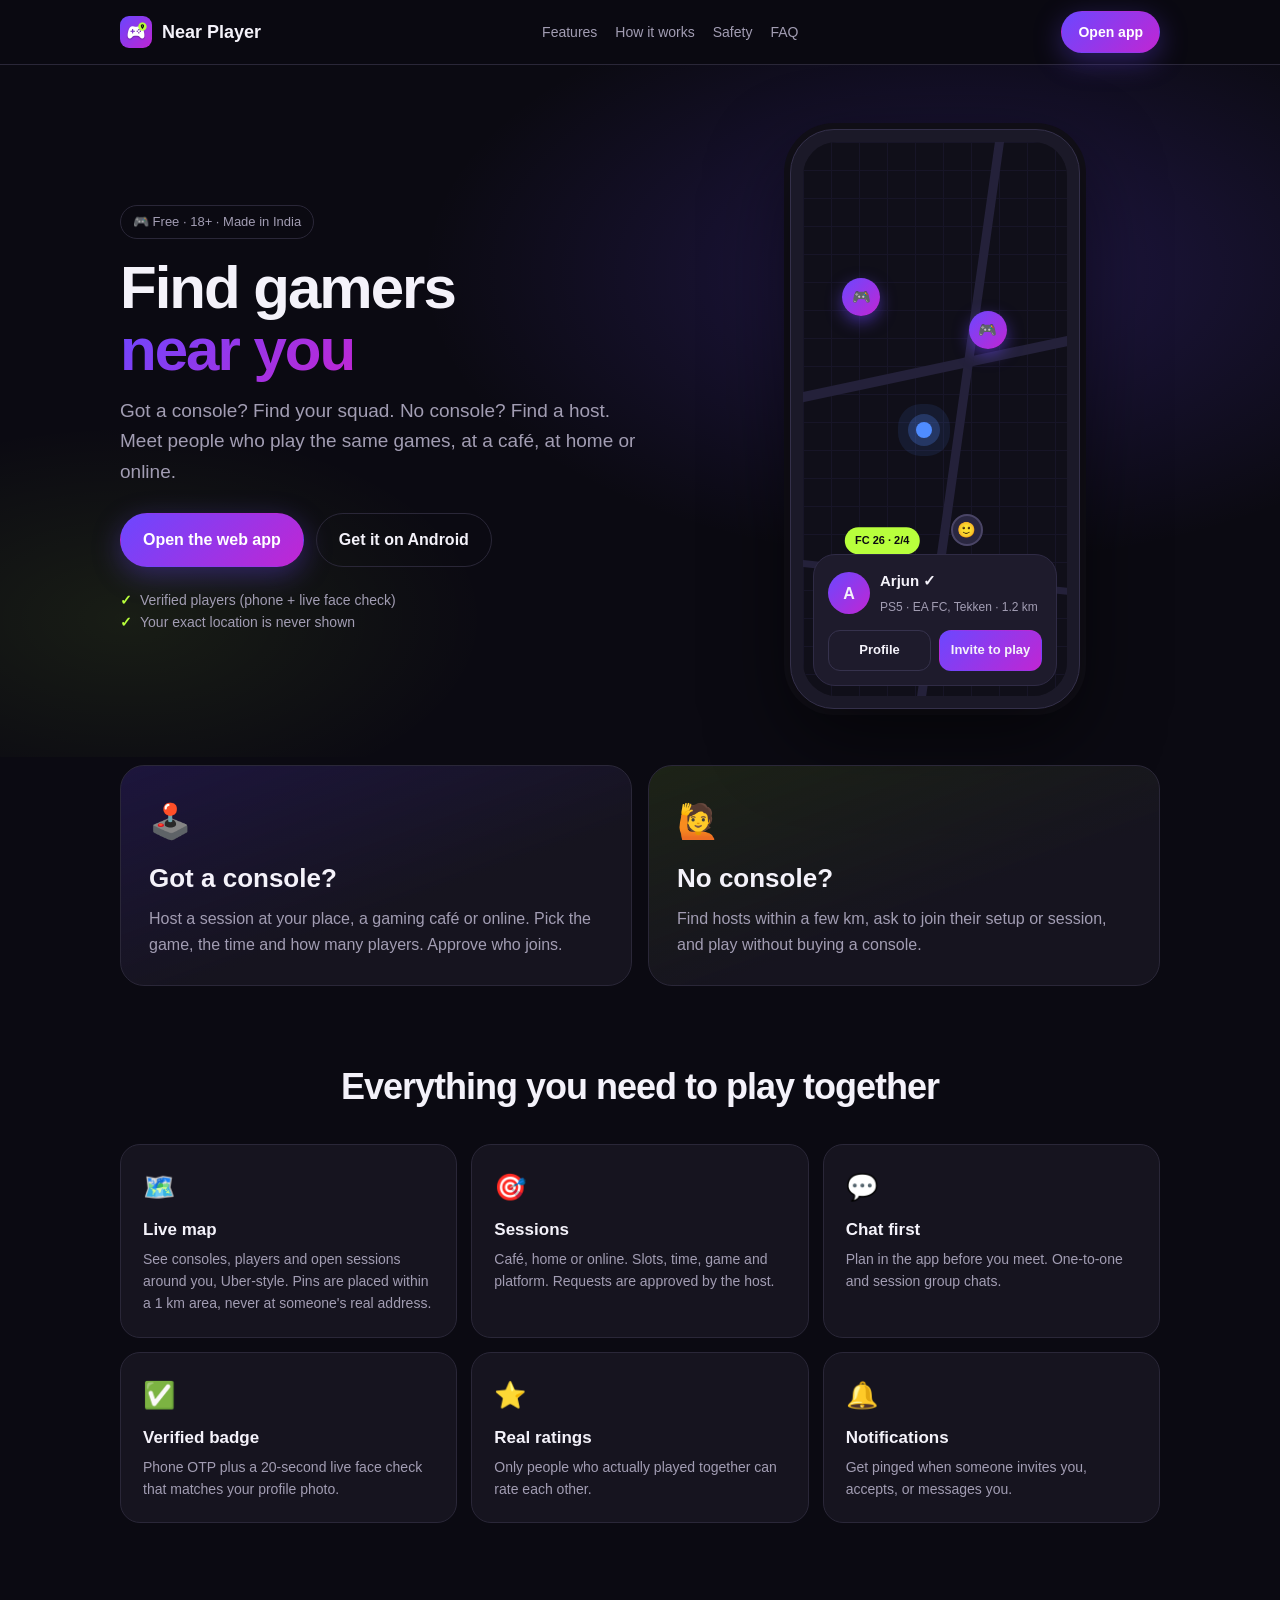
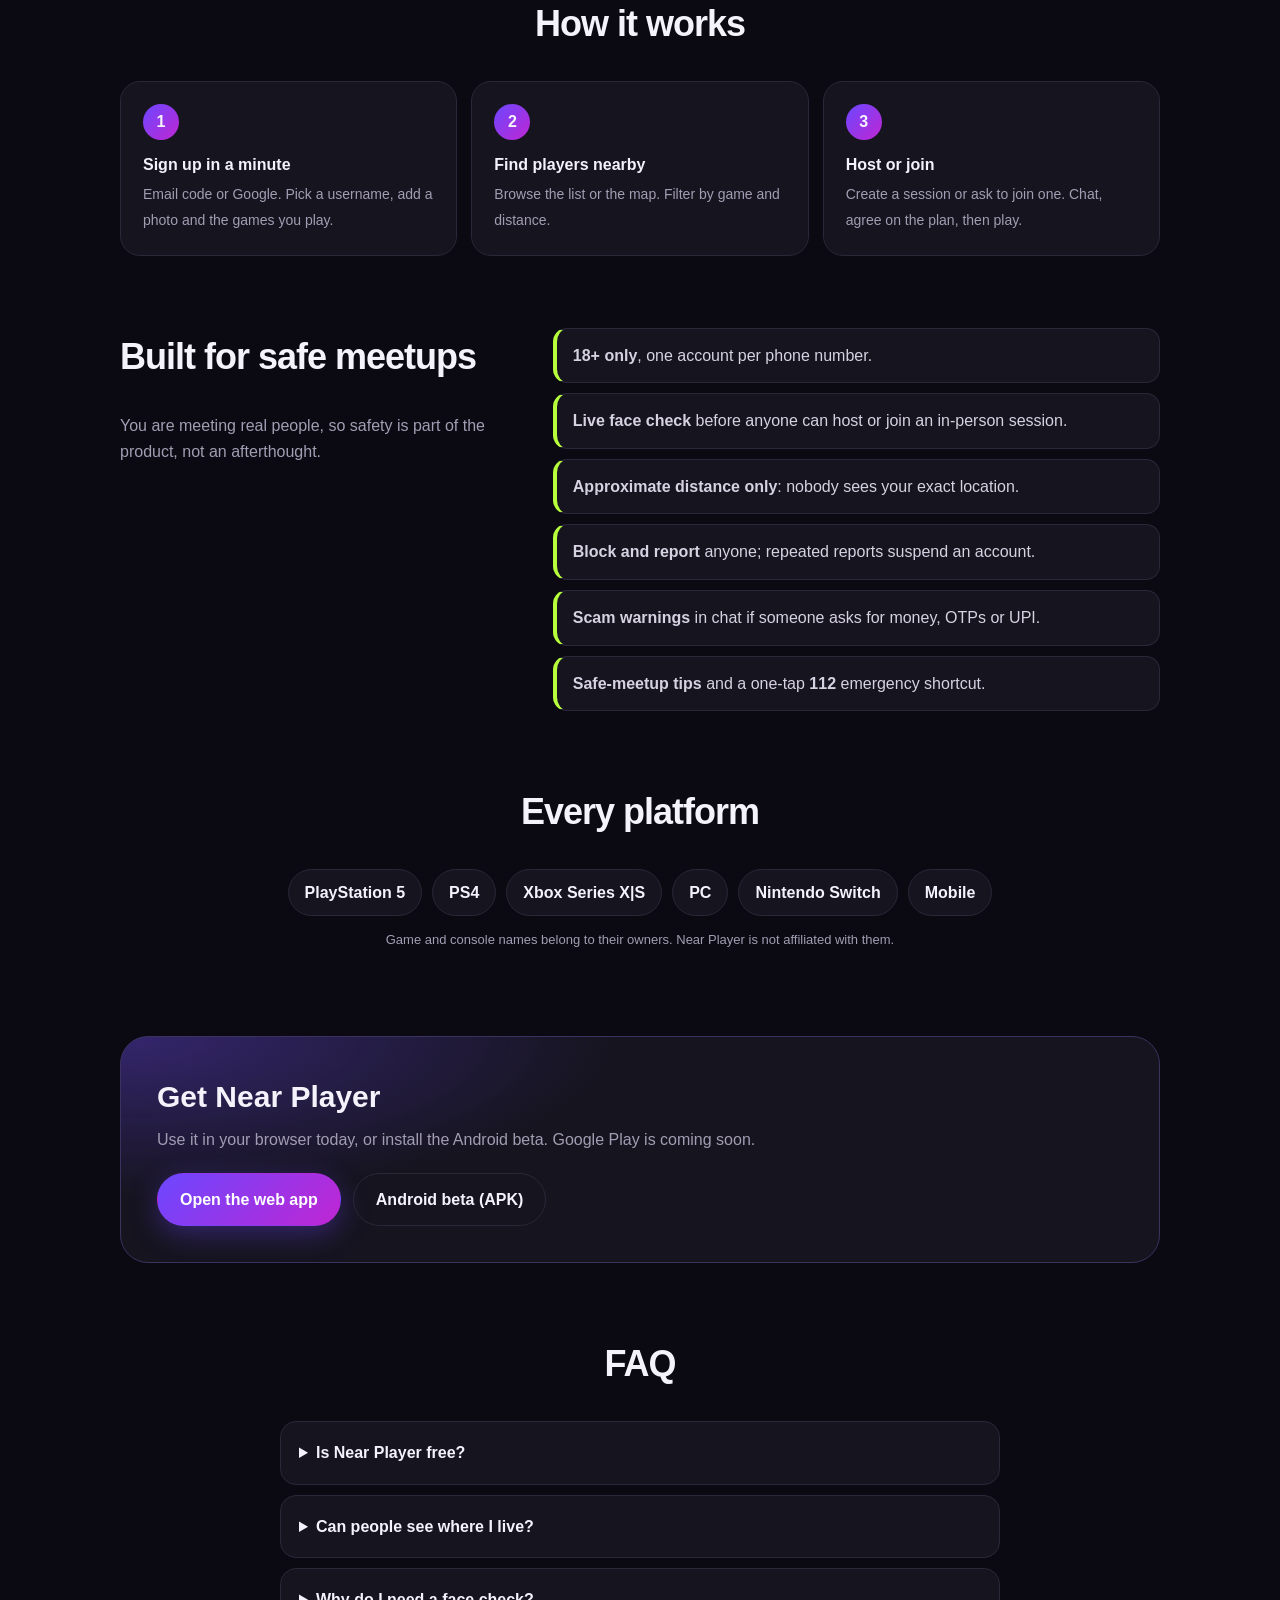
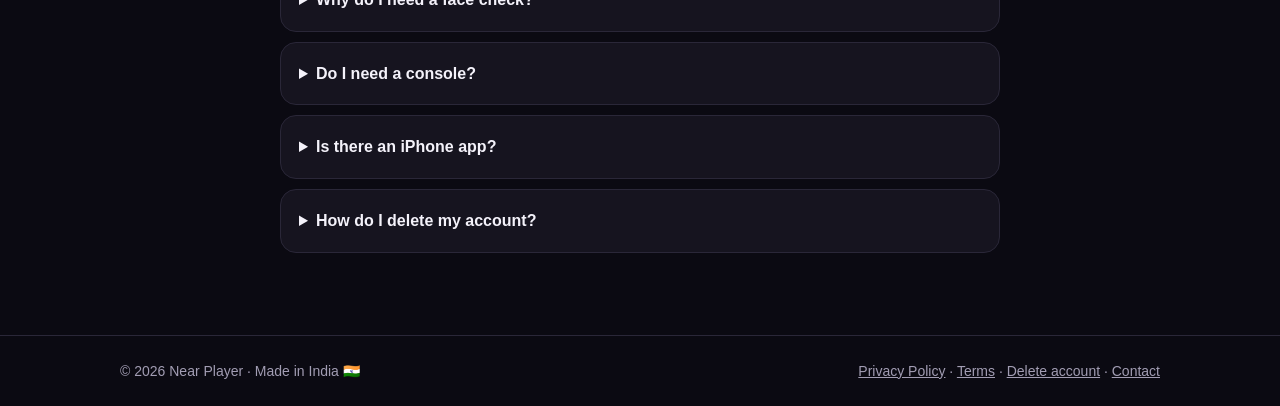
<file: index.html>
<!doctype html>
<html lang="en">
<head>
  <meta charset="utf-8">
  <meta name="viewport" content="width=device-width, initial-scale=1">
  <title>Near Player · Find gamers near you</title>
  <meta name="description" content="Near Player is a free app to find gamers near you. Got a console? Find your squad. No console? Find a host. Host or join sessions at a café, at home or online, with verified players.">
  <link rel="canonical" href="https://nearplayer.live/">
  <link rel="icon" href="/favicon.png">
  <link rel="apple-touch-icon" href="/icon.png">
  <meta name="theme-color" content="#0b0a12">
  <meta property="og:type" content="website">
  <meta property="og:site_name" content="Near Player">
  <meta property="og:title" content="Near Player · Find gamers near you">
  <meta property="og:description" content="Got a console? Find your squad. No console? Find a host. Free, 18+, verified players.">
  <meta property="og:url" content="https://nearplayer.live/">
  <meta property="og:image" content="https://nearplayer.live/og.png">
  <meta name="twitter:card" content="summary_large_image">
  <link rel="stylesheet" href="/styles.css">
  <script type="application/ld+json">
  {"@context":"https://schema.org","@type":"SoftwareApplication","name":"Near Player","operatingSystem":"Android, Web","applicationCategory":"SocialNetworkingApplication","offers":{"@type":"Offer","price":"0","priceCurrency":"INR"},"url":"https://nearplayer.live/","description":"Find gamers near you. Host or join gaming sessions at a café, at home or online."}
  </script>
</head>
<body class="landing">
  <header class="bar sticky"><div class="wrap wide">
    <a class="brand" href="/"><img src="/icon.png" alt="">Near Player</a>
    <nav class="links">
      <a href="#features">Features</a><a href="#how">How it works</a><a href="#safety">Safety</a><a href="#faq">FAQ</a>
    </nav>
    <a class="btn small" href="https://app.nearplayer.live/">Open app</a>
  </div></header>

  <main>
    <!-- Hero -->
    <section class="hero2"><div class="wrap wide hero-grid">
      <div class="hero-copy">
        <span class="kicker">🎮 Free · 18+ · Made in India</span>
        <h1>Find gamers <span>near you</span></h1>
        <p class="lead">Got a console? Find your squad. No console? Find a host.<br>Meet people who play the same games, at a café, at home or online.</p>
        <div class="cta-row">
          <a class="btn" href="https://app.nearplayer.live/">Open the web app</a>
          <a class="btn ghost" href="#download">Get it on Android</a>
        </div>
        <ul class="ticks">
          <li>Verified players (phone + live face check)</li>
          <li>Your exact location is never shown</li>
        </ul>
      </div>
      <div class="phone" aria-hidden="true">
        <div class="screen">
          <div class="map">
            <span class="road r1"></span><span class="road r2"></span><span class="road r3"></span>
            <span class="pin you" style="left:46%;top:52%"></span>
            <span class="pin host" style="left:22%;top:28%">🎮</span>
            <span class="pin host" style="left:70%;top:34%">🎮</span>
            <span class="pin player" style="left:62%;top:70%">🙂</span>
            <span class="pin session" style="left:30%;top:72%">FC 26 · 2/4</span>
          </div>
          <div class="sheet">
            <div class="sheet-row"><span class="av">A</span><div><b>Arjun ✓</b><small>PS5 · EA FC, Tekken · 1.2 km</small></div></div>
            <div class="sheet-btns"><span>Profile</span><span class="go">Invite to play</span></div>
          </div>
        </div>
      </div>
    </div></section>

    <!-- Two sides -->
    <section class="wrap wide two-up">
      <div class="side host-side">
        <span class="emoji">🕹️</span>
        <h2>Got a console?</h2>
        <p>Host a session at your place, a gaming café or online. Pick the game, the time and how many players. Approve who joins.</p>
      </div>
      <div class="side join-side">
        <span class="emoji">🙋</span>
        <h2>No console?</h2>
        <p>Find hosts within a few km, ask to join their setup or session, and play without buying a console.</p>
      </div>
    </section>

    <!-- Features -->
    <section id="features" class="wrap wide section">
      <h2 class="title">Everything you need to play together</h2>
      <div class="features">
        <div class="feature"><span>🗺️</span><b>Live map</b><p>See consoles, players and open sessions around you, Uber-style. Pins are placed within a 1 km area, never at someone's real address.</p></div>
        <div class="feature"><span>🎯</span><b>Sessions</b><p>Café, home or online. Slots, time, game and platform. Requests are approved by the host.</p></div>
        <div class="feature"><span>💬</span><b>Chat first</b><p>Plan in the app before you meet. One-to-one and session group chats.</p></div>
        <div class="feature"><span>✅</span><b>Verified badge</b><p>Phone OTP plus a 20-second live face check that matches your profile photo.</p></div>
        <div class="feature"><span>⭐</span><b>Real ratings</b><p>Only people who actually played together can rate each other.</p></div>
        <div class="feature"><span>🔔</span><b>Notifications</b><p>Get pinged when someone invites you, accepts, or messages you.</p></div>
      </div>
    </section>

    <!-- How it works -->
    <section id="how" class="wrap wide section">
      <h2 class="title">How it works</h2>
      <ol class="steps">
        <li><b>Sign up in a minute</b><span>Email code or Google. Pick a username, add a photo and the games you play.</span></li>
        <li><b>Find players nearby</b><span>Browse the list or the map. Filter by game and distance.</span></li>
        <li><b>Host or join</b><span>Create a session or ask to join one. Chat, agree on the plan, then play.</span></li>
      </ol>
    </section>

    <!-- Safety -->
    <section id="safety" class="wrap wide section safety">
      <div>
        <h2 class="title left">Built for safe meetups</h2>
        <p class="muted">You are meeting real people, so safety is part of the product, not an afterthought.</p>
      </div>
      <ul class="safety-list">
        <li><b>18+ only</b>, one account per phone number.</li>
        <li><b>Live face check</b> before anyone can host or join an in-person session.</li>
        <li><b>Approximate distance only</b>: nobody sees your exact location.</li>
        <li><b>Block and report</b> anyone; repeated reports suspend an account.</li>
        <li><b>Scam warnings</b> in chat if someone asks for money, OTPs or UPI.</li>
        <li><b>Safe-meetup tips</b> and a one-tap <b>112</b> emergency shortcut.</li>
      </ul>
    </section>

    <!-- Platforms -->
    <section class="wrap wide section center">
      <h2 class="title">Every platform</h2>
      <div class="chips"><span>PlayStation 5</span><span>PS4</span><span>Xbox Series X|S</span><span>PC</span><span>Nintendo Switch</span><span>Mobile</span></div>
      <p class="muted small">Game and console names belong to their owners. Near Player is not affiliated with them.</p>
    </section>

    <!-- Download -->
    <section id="download" class="wrap wide section">
      <div class="download">
        <div>
          <h2>Get Near Player</h2>
          <p>Use it in your browser today, or install the Android beta. Google Play is coming soon.</p>
        </div>
        <div class="cta-row">
          <a class="btn" href="https://app.nearplayer.live/">Open the web app</a>
          <a class="btn ghost" href="https://expo.dev/artifacts/eas/4jvGS7XMpFOYifGNF-Sc79EXbMXlIur0c0__lOwU-MY.apk" rel="nofollow">Android beta (APK)</a>
        </div>
      </div>
    </section>

    <!-- FAQ -->
    <section id="faq" class="wrap section faq">
      <h2 class="title">FAQ</h2>
      <details><summary>Is Near Player free?</summary><p>Yes. No ads, no paid features.</p></details>
      <details><summary>Can people see where I live?</summary><p>No. Others only see an approximate distance, and map pins are placed somewhere within a 1 km area. Share your address only in chat, only if you want to.</p></details>
      <details><summary>Why do I need a face check?</summary><p>To host or join in-person sessions, every player verifies their phone and takes two quick live photos. They are compared with the profile photo automatically and deleted right after. It keeps fake profiles out. Browsing and chatting don't need it.</p></details>
      <details><summary>Do I need a console?</summary><p>No. Many players join someone else's setup or a café session.</p></details>
      <details><summary>Is there an iPhone app?</summary><p>Not yet. iPhone users can use the web app at app.nearplayer.live.</p></details>
      <details><summary>How do I delete my account?</summary><p>In the app: Profile → Delete account. Or see <a href="/delete-account/">how to delete your account</a>.</p></details>
    </section>
  </main>

  <footer><div class="wrap wide">
    <span>© 2026 Near Player · Made in India 🇮🇳</span>
    <span><a href="/privacy/">Privacy Policy</a> · <a href="/terms/">Terms</a> · <a href="/delete-account/">Delete account</a> · <a href="mailto:support@nearplayer.live">Contact</a></span>
  </div></footer>
</body>
</html>
</file>
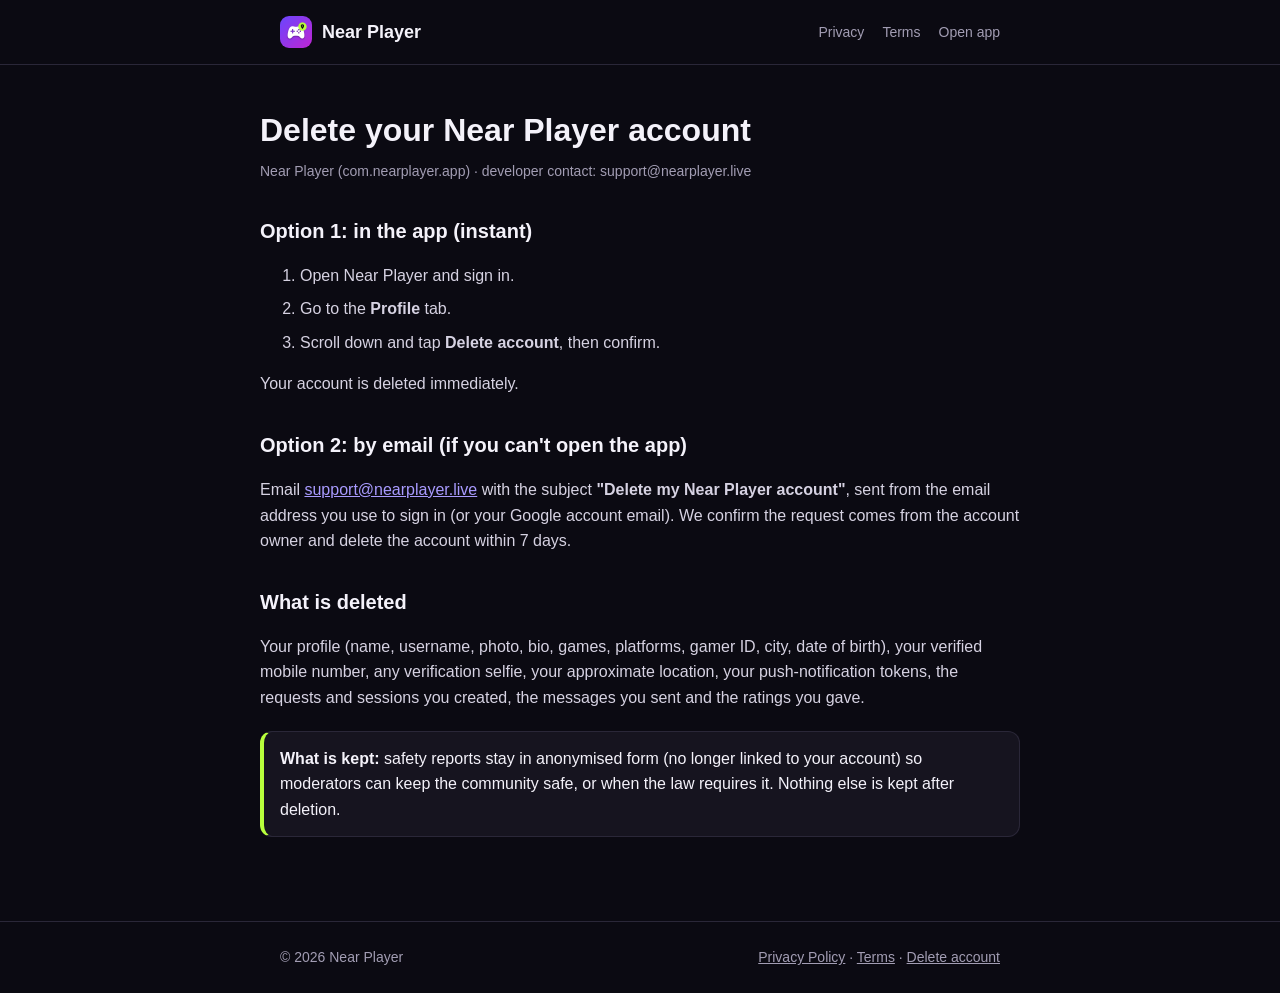
<file: delete-account/index.html>
<!doctype html>
<html lang="en">
<head>
  <meta charset="utf-8">
  <meta name="viewport" content="width=device-width, initial-scale=1">
  <title>Delete your account · Near Player</title>
  <meta name="description" content="How to delete your Near Player account and what data is removed.">
  <link rel="icon" href="/favicon.png">
  <link rel="stylesheet" href="/styles.css">
</head>
<body>
  <header class="bar"><div class="wrap">
    <a class="brand" href="/"><img src="/icon.png" alt="">Near Player</a>
    <nav><a href="/privacy/">Privacy</a><a href="/terms/">Terms</a><a href="https://app.nearplayer.live/">Open app</a></nav>
  </div></header>

  <main class="wrap doc">
    <h1>Delete your Near Player account</h1>
    <p class="updated">Near Player (com.nearplayer.app) · developer contact: support@nearplayer.live</p>

    <h2>Option 1: in the app (instant)</h2>
    <ol>
      <li>Open Near Player and sign in.</li>
      <li>Go to the <b>Profile</b> tab.</li>
      <li>Scroll down and tap <b>Delete account</b>, then confirm.</li>
    </ol>
    <p>Your account is deleted immediately.</p>

    <h2>Option 2: by email (if you can't open the app)</h2>
    <p>Email <a href="mailto:support@nearplayer.live?subject=Delete%20my%20Near%20Player%20account">support@nearplayer.live</a> with the subject <b>"Delete my Near Player account"</b>, sent from the email address you use to sign in (or your Google account email). We confirm the request comes from the account owner and delete the account within 7 days.</p>

    <h2>What is deleted</h2>
    <p>Your profile (name, username, photo, bio, games, platforms, gamer ID, city, date of birth), your verified mobile number, any verification selfie, your approximate location, your push-notification tokens, the requests and sessions you created, the messages you sent and the ratings you gave.</p>

    <div class="note"><b>What is kept:</b> safety reports stay in anonymised form (no longer linked to your account) so moderators can keep the community safe, or when the law requires it. Nothing else is kept after deletion.</div>
  </main>

  <footer><div class="wrap">
    <span>© 2026 Near Player</span>
    <span><a href="/privacy/">Privacy Policy</a> · <a href="/terms/">Terms</a> · <a href="/delete-account/">Delete account</a></span>
  </div></footer>
</body>
</html>
</file>
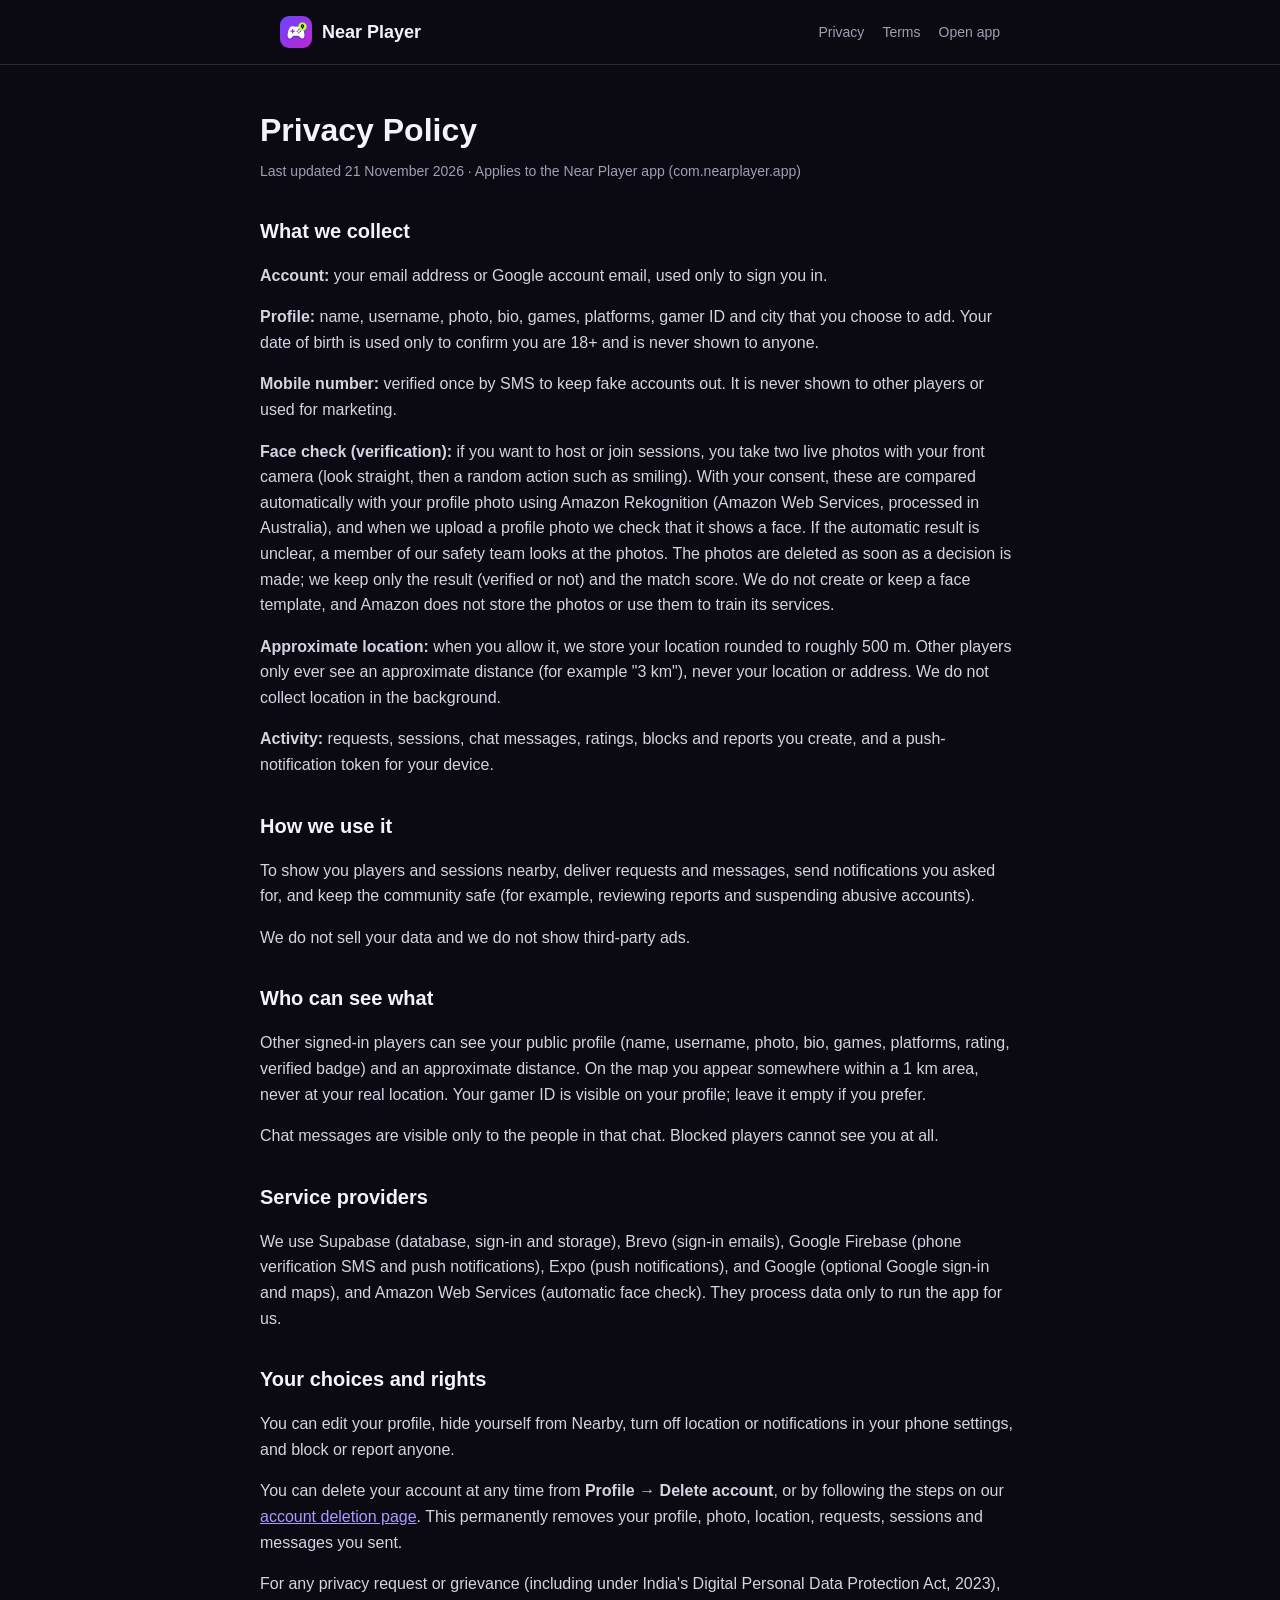
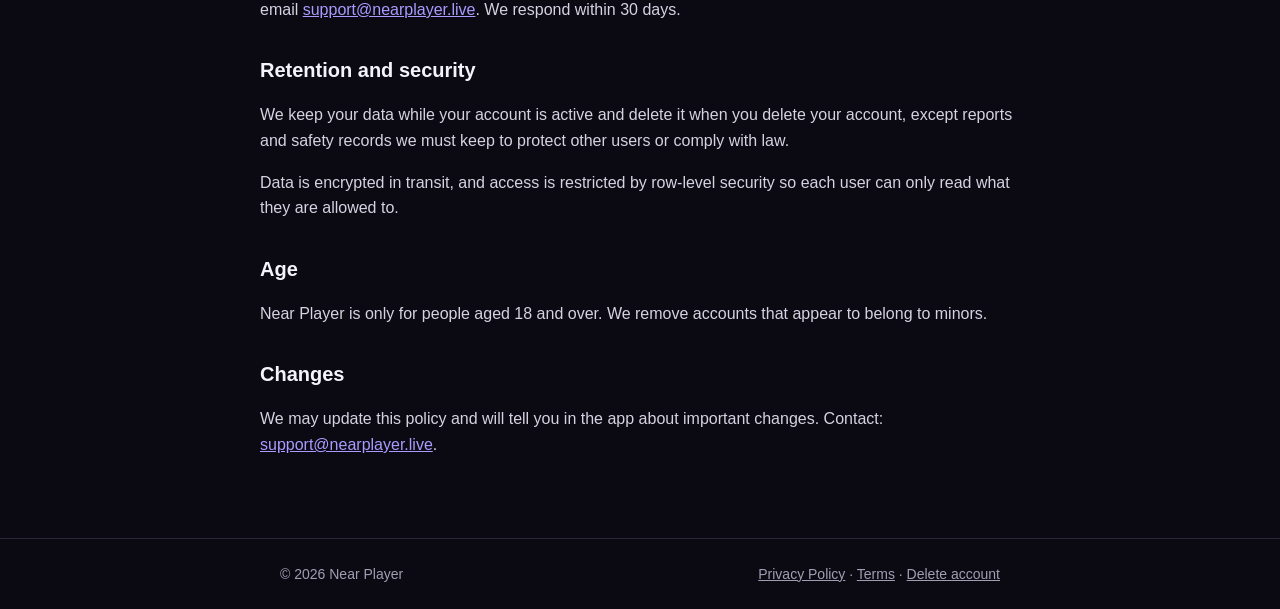
<file: privacy/index.html>
<!doctype html>
<html lang="en">
<head>
  <meta charset="utf-8">
  <meta name="viewport" content="width=device-width, initial-scale=1">
  <title>Privacy Policy · Near Player</title>
  <meta name="description" content="How Near Player collects, uses and protects your data.">
  <link rel="icon" href="/favicon.png">
  <link rel="stylesheet" href="/styles.css">
</head>
<body>
  <header class="bar"><div class="wrap">
    <a class="brand" href="/"><img src="/icon.png" alt="">Near Player</a>
    <nav><a href="/privacy/">Privacy</a><a href="/terms/">Terms</a><a href="https://app.nearplayer.live/">Open app</a></nav>
  </div></header>

  <main class="wrap doc">
    <h1>Privacy Policy</h1>
    <p class="updated">Last updated 21 November 2026 · Applies to the Near Player app (com.nearplayer.app)</p>

    <h2>What we collect</h2>
    <p><b>Account:</b> your email address or Google account email, used only to sign you in.</p>
    <p><b>Profile:</b> name, username, photo, bio, games, platforms, gamer ID and city that you choose to add. Your date of birth is used only to confirm you are 18+ and is never shown to anyone.</p>
    <p><b>Mobile number:</b> verified once by SMS to keep fake accounts out. It is never shown to other players or used for marketing.</p>
    <p><b>Face check (verification):</b> if you want to host or join sessions, you take two live photos with your front camera (look straight, then a random action such as smiling). With your consent, these are compared automatically with your profile photo using Amazon Rekognition (Amazon Web Services, processed in Australia), and when we upload a profile photo we check that it shows a face. If the automatic result is unclear, a member of our safety team looks at the photos. The photos are deleted as soon as a decision is made; we keep only the result (verified or not) and the match score. We do not create or keep a face template, and Amazon does not store the photos or use them to train its services.</p>
    <p><b>Approximate location:</b> when you allow it, we store your location rounded to roughly 500 m. Other players only ever see an approximate distance (for example "3 km"), never your location or address. We do not collect location in the background.</p>
    <p><b>Activity:</b> requests, sessions, chat messages, ratings, blocks and reports you create, and a push-notification token for your device.</p>

    <h2>How we use it</h2>
    <p>To show you players and sessions nearby, deliver requests and messages, send notifications you asked for, and keep the community safe (for example, reviewing reports and suspending abusive accounts).</p>
    <p>We do not sell your data and we do not show third-party ads.</p>

    <h2>Who can see what</h2>
    <p>Other signed-in players can see your public profile (name, username, photo, bio, games, platforms, rating, verified badge) and an approximate distance. On the map you appear somewhere within a 1 km area, never at your real location. Your gamer ID is visible on your profile; leave it empty if you prefer.</p>
    <p>Chat messages are visible only to the people in that chat. Blocked players cannot see you at all.</p>

    <h2>Service providers</h2>
    <p>We use Supabase (database, sign-in and storage), Brevo (sign-in emails), Google Firebase (phone verification SMS and push notifications), Expo (push notifications), and Google (optional Google sign-in and maps), and Amazon Web Services (automatic face check). They process data only to run the app for us.</p>

    <h2>Your choices and rights</h2>
    <p>You can edit your profile, hide yourself from Nearby, turn off location or notifications in your phone settings, and block or report anyone.</p>
    <p>You can delete your account at any time from <b>Profile → Delete account</b>, or by following the steps on our <a href="/delete-account/">account deletion page</a>. This permanently removes your profile, photo, location, requests, sessions and messages you sent.</p>
    <p>For any privacy request or grievance (including under India's Digital Personal Data Protection Act, 2023), email <a href="mailto:support@nearplayer.live">support@nearplayer.live</a>. We respond within 30 days.</p>

    <h2>Retention and security</h2>
    <p>We keep your data while your account is active and delete it when you delete your account, except reports and safety records we must keep to protect other users or comply with law.</p>
    <p>Data is encrypted in transit, and access is restricted by row-level security so each user can only read what they are allowed to.</p>

    <h2>Age</h2>
    <p>Near Player is only for people aged 18 and over. We remove accounts that appear to belong to minors.</p>

    <h2>Changes</h2>
    <p>We may update this policy and will tell you in the app about important changes. Contact: <a href="mailto:support@nearplayer.live">support@nearplayer.live</a>.</p>
  </main>

  <footer><div class="wrap">
    <span>© 2026 Near Player</span>
    <span><a href="/privacy/">Privacy Policy</a> · <a href="/terms/">Terms</a> · <a href="/delete-account/">Delete account</a></span>
  </div></footer>
</body>
</html>
</file>
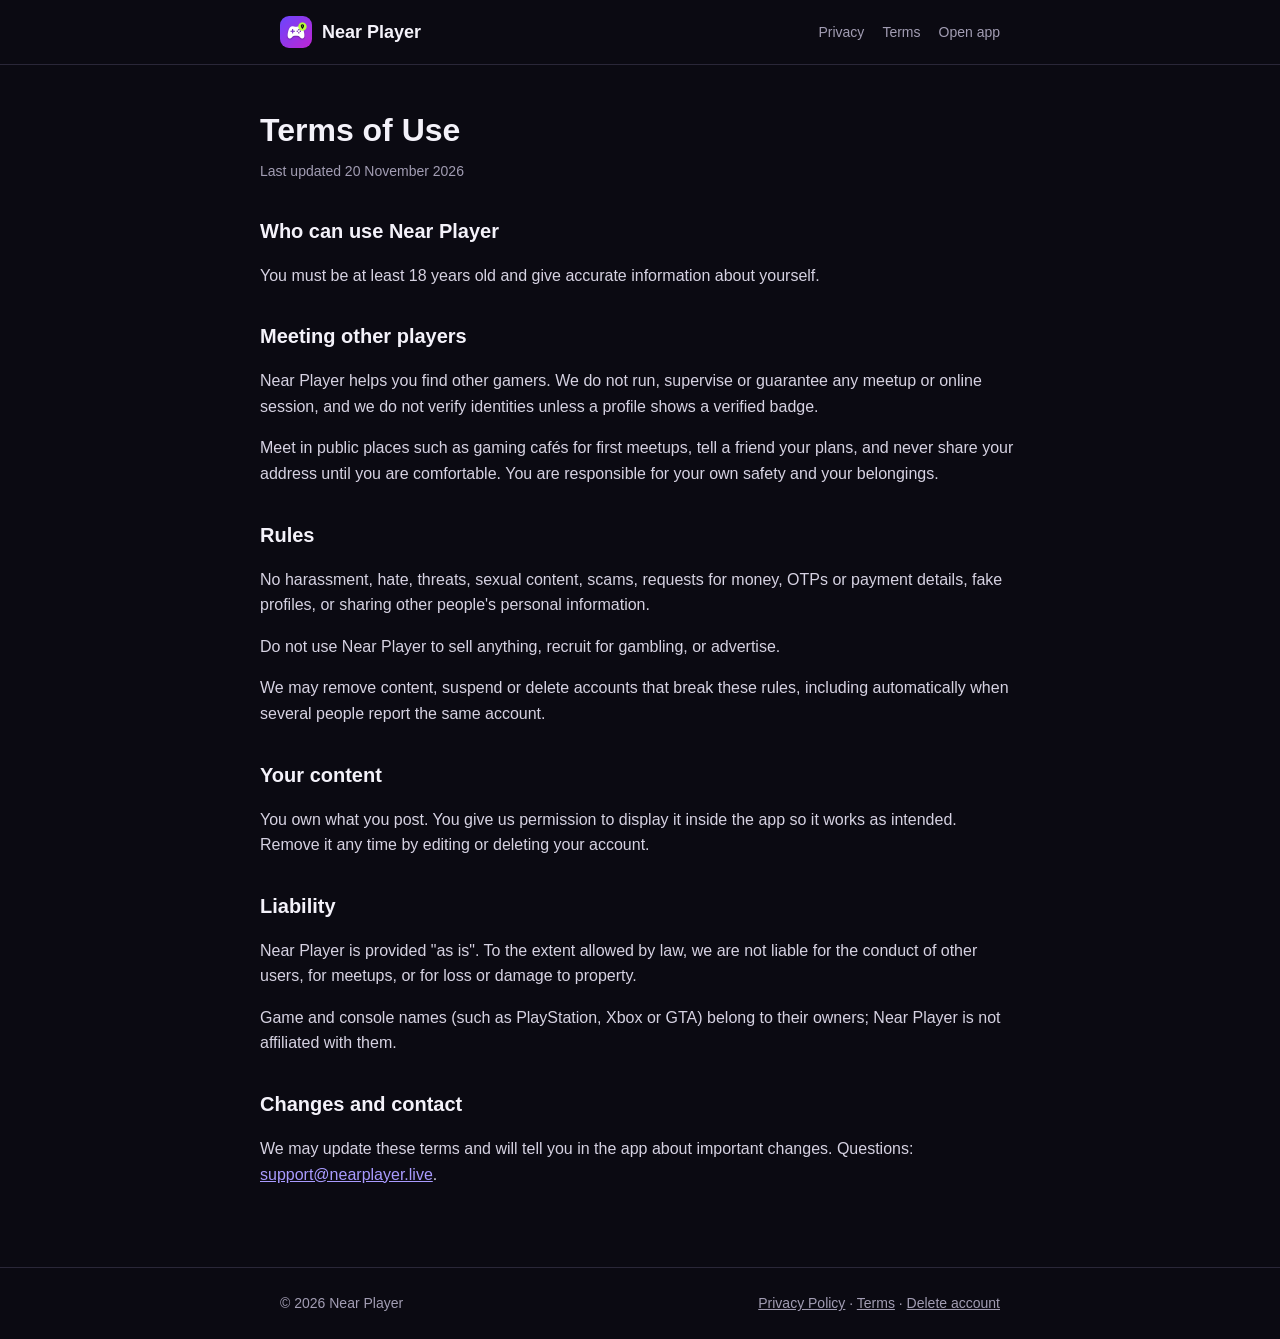
<file: terms/index.html>
<!doctype html>
<html lang="en">
<head>
  <meta charset="utf-8">
  <meta name="viewport" content="width=device-width, initial-scale=1">
  <title>Terms of Use · Near Player</title>
  <meta name="description" content="The rules for using Near Player.">
  <link rel="icon" href="/favicon.png">
  <link rel="stylesheet" href="/styles.css">
</head>
<body>
  <header class="bar"><div class="wrap">
    <a class="brand" href="/"><img src="/icon.png" alt="">Near Player</a>
    <nav><a href="/privacy/">Privacy</a><a href="/terms/">Terms</a><a href="https://app.nearplayer.live/">Open app</a></nav>
  </div></header>

  <main class="wrap doc">
    <h1>Terms of Use</h1>
    <p class="updated">Last updated 20 November 2026</p>

    <h2>Who can use Near Player</h2>
    <p>You must be at least 18 years old and give accurate information about yourself.</p>

    <h2>Meeting other players</h2>
    <p>Near Player helps you find other gamers. We do not run, supervise or guarantee any meetup or online session, and we do not verify identities unless a profile shows a verified badge.</p>
    <p>Meet in public places such as gaming cafés for first meetups, tell a friend your plans, and never share your address until you are comfortable. You are responsible for your own safety and your belongings.</p>

    <h2>Rules</h2>
    <p>No harassment, hate, threats, sexual content, scams, requests for money, OTPs or payment details, fake profiles, or sharing other people's personal information.</p>
    <p>Do not use Near Player to sell anything, recruit for gambling, or advertise.</p>
    <p>We may remove content, suspend or delete accounts that break these rules, including automatically when several people report the same account.</p>

    <h2>Your content</h2>
    <p>You own what you post. You give us permission to display it inside the app so it works as intended. Remove it any time by editing or deleting your account.</p>

    <h2>Liability</h2>
    <p>Near Player is provided "as is". To the extent allowed by law, we are not liable for the conduct of other users, for meetups, or for loss or damage to property.</p>
    <p>Game and console names (such as PlayStation, Xbox or GTA) belong to their owners; Near Player is not affiliated with them.</p>

    <h2>Changes and contact</h2>
    <p>We may update these terms and will tell you in the app about important changes. Questions: <a href="mailto:support@nearplayer.live">support@nearplayer.live</a>.</p>
  </main>

  <footer><div class="wrap">
    <span>© 2026 Near Player</span>
    <span><a href="/privacy/">Privacy Policy</a> · <a href="/terms/">Terms</a> · <a href="/delete-account/">Delete account</a></span>
  </div></footer>
</body>
</html>
</file>
<file: styles.css>
:root {
  --bg: #0b0a12;
  --surface: #16141f;
  --border: #2a2738;
  --text: #f4f2fa;
  --muted: #a29db3;
  --primary: #6c47ff;
  --accent: #b8ff3c;
  --grad: linear-gradient(135deg, #6c47ff, #c026d3);
  color-scheme: dark;
}
* { box-sizing: border-box; }
html { -webkit-text-size-adjust: 100%; }
body {
  margin: 0;
  background: var(--bg);
  color: var(--text);
  font: 16px/1.6 -apple-system, BlinkMacSystemFont, "Segoe UI", Roboto, Helvetica, Arial, sans-serif;
}
a { color: #a99bff; }
.wrap { max-width: 760px; margin: 0 auto; padding: 0 20px; }
header.bar { border-bottom: 1px solid var(--border); }
header.bar .wrap { display: flex; align-items: center; justify-content: space-between; height: 64px; }
.brand { display: flex; align-items: center; gap: 10px; color: var(--text); text-decoration: none; font-weight: 800; font-size: 18px; }
.brand img { width: 32px; height: 32px; border-radius: 9px; }
nav a { color: var(--muted); text-decoration: none; margin-left: 18px; font-size: 14px; }
nav a:hover { color: var(--text); }
.hero { text-align: center; padding: 64px 0 40px; }
.hero img { width: 112px; height: 112px; border-radius: 28px; box-shadow: 0 12px 40px rgba(108, 71, 255, 0.35); }
.hero h1 { font-size: 44px; line-height: 1.1; margin: 24px 0 12px; letter-spacing: -1px; }
.hero h1 span { background: var(--grad); -webkit-background-clip: text; background-clip: text; color: transparent; }
.hero p { color: var(--muted); font-size: 18px; margin: 0 auto; max-width: 520px; }
.pill { display: inline-block; margin-top: 28px; padding: 12px 22px; border-radius: 999px; background: var(--grad); color: #fff; font-weight: 700; text-decoration: none; }
.pill.soon { background: var(--surface); border: 1px solid var(--border); color: var(--muted); }
.grid { display: grid; grid-template-columns: repeat(auto-fit, minmax(200px, 1fr)); gap: 14px; margin: 24px 0 56px; }
.card { background: var(--surface); border: 1px solid var(--border); border-radius: 18px; padding: 18px; }
.card b { display: block; margin-bottom: 4px; }
.card span { color: var(--muted); font-size: 14px; }
.doc { padding: 40px 0 64px; }
.doc h1 { font-size: 32px; margin: 0 0 4px; }
.doc .updated { color: var(--muted); font-size: 14px; margin: 0 0 28px; }
.doc h2 { font-size: 20px; margin: 32px 0 8px; }
.doc p, .doc li { color: #d6d2e2; }
.doc ol li { margin-bottom: 8px; }
.note { background: var(--surface); border: 1px solid var(--border); border-left: 4px solid var(--accent); border-radius: 12px; padding: 14px 16px; margin: 20px 0; }
footer { border-top: 1px solid var(--border); color: var(--muted); font-size: 14px; }
footer .wrap { padding: 24px 20px; display: flex; flex-wrap: wrap; gap: 8px 18px; justify-content: space-between; }
footer a { color: var(--muted); }
@media (max-width: 520px) {
  .hero h1 { font-size: 34px; }
  nav a { margin-left: 12px; }
}

/* ---------- Landing page ---------- */
.wrap.wide { max-width: 1080px; }
html { scroll-behavior: smooth; }
.sticky { position: sticky; top: 0; z-index: 10; background: rgba(11, 10, 18, 0.85); backdrop-filter: blur(12px); -webkit-backdrop-filter: blur(12px); }
.sticky .wrap { gap: 16px; }
nav.links { display: flex; flex: 1; justify-content: center; }
.btn { display: inline-flex; align-items: center; justify-content: center; padding: 13px 22px; border-radius: 999px; background: var(--grad); color: #fff; font-weight: 700; text-decoration: none; border: 1px solid transparent; white-space: nowrap; transition: transform .15s ease, box-shadow .15s ease; box-shadow: 0 8px 28px rgba(108, 71, 255, 0.35); }
.btn:hover { transform: translateY(-1px); box-shadow: 0 12px 34px rgba(108, 71, 255, 0.5); }
.btn.ghost { background: transparent; border-color: var(--border); color: var(--text); box-shadow: none; }
.btn.ghost:hover { border-color: #4a4566; }
.btn.small { padding: 9px 16px; font-size: 14px; }
.hero2 { padding: 64px 0 48px; background: radial-gradient(60% 60% at 75% 30%, rgba(108, 71, 255, 0.22), transparent 70%), radial-gradient(40% 40% at 10% 80%, rgba(184, 255, 60, 0.08), transparent 70%); }
.hero-grid { display: grid; grid-template-columns: 1.1fr 0.9fr; gap: 40px; align-items: center; }
.kicker { display: inline-block; padding: 6px 12px; border: 1px solid var(--border); border-radius: 999px; color: var(--muted); font-size: 13px; }
.hero-copy h1 { font-size: 60px; line-height: 1.02; letter-spacing: -2px; margin: 18px 0 16px; }
.hero-copy h1 span { white-space: nowrap; background: var(--grad); -webkit-background-clip: text; background-clip: text; color: transparent; }
.lead { color: var(--muted); font-size: 19px; margin: 0 0 26px; }
.cta-row { display: flex; flex-wrap: wrap; gap: 12px; }
.ticks { list-style: none; padding: 0; margin: 22px 0 0; color: var(--muted); font-size: 14px; }
.ticks li::before { content: "✓"; color: var(--accent); font-weight: 800; margin-right: 8px; }
.phone { justify-self: center; width: 290px; height: 580px; border-radius: 44px; padding: 12px; background: #1b1928; border: 1px solid #34304a; box-shadow: 0 30px 80px rgba(0, 0, 0, 0.55), 0 0 0 6px #121019; }
.screen { position: relative; width: 100%; height: 100%; border-radius: 34px; overflow: hidden; background: #13121c; }
.map { position: absolute; inset: 0; background: linear-gradient(#171527 1px, transparent 1px) 0 0/28px 28px, linear-gradient(90deg, #171527 1px, #100f19 1px) 0 0/28px 28px; }
.road { position: absolute; background: #24213a; border-radius: 6px; }
.r1 { left: -10%; right: -10%; top: 40%; height: 10px; transform: rotate(-12deg); }
.r2 { top: -10%; bottom: -10%; left: 58%; width: 9px; transform: rotate(8deg); }
.r3 { left: -10%; right: -10%; top: 78%; height: 7px; transform: rotate(6deg); }
.pin { position: absolute; transform: translate(-50%, -50%); display: grid; place-items: center; font-size: 15px; }
.pin.you { width: 16px; height: 16px; border-radius: 50%; background: #4f8cff; box-shadow: 0 0 0 8px rgba(79, 140, 255, 0.25), 0 0 0 18px rgba(79, 140, 255, 0.1); }
.pin.host { width: 38px; height: 38px; border-radius: 50%; background: var(--grad); box-shadow: 0 6px 16px rgba(108, 71, 255, 0.5); }
.pin.player { width: 32px; height: 32px; border-radius: 50%; background: #2a2740; border: 2px solid #4a4566; }
.pin.session { padding: 5px 10px; border-radius: 999px; background: var(--accent); color: #0b0a12; font-size: 11px; font-weight: 800; }
.sheet { position: absolute; left: 10px; right: 10px; bottom: 10px; background: #1e1b2c; border: 1px solid #2f2b45; border-radius: 22px; padding: 14px; }
.sheet-row { display: flex; gap: 10px; align-items: center; }
.sheet-row b { display: block; font-size: 15px; }
.sheet-row small { color: var(--muted); font-size: 12px; }
.av { width: 42px; height: 42px; border-radius: 50%; background: var(--grad); display: grid; place-items: center; font-weight: 800; }
.sheet-btns { display: flex; gap: 8px; margin-top: 12px; }
.sheet-btns span { flex: 1; text-align: center; padding: 9px; border-radius: 12px; border: 1px solid #36324d; font-size: 13px; font-weight: 700; }
.sheet-btns .go { background: var(--grad); border-color: transparent; }
.two-up { display: grid; grid-template-columns: 1fr 1fr; gap: 16px; margin-top: 8px; }
.side { border: 1px solid var(--border); border-radius: 24px; padding: 28px; background: var(--surface); }
.side h2 { margin: 10px 0 6px; font-size: 26px; }
.side p { color: var(--muted); margin: 0; }
.side .emoji { font-size: 34px; }
.host-side { background: linear-gradient(160deg, rgba(108, 71, 255, 0.18), var(--surface) 60%); }
.join-side { background: linear-gradient(160deg, rgba(184, 255, 60, 0.1), var(--surface) 60%); }
.section { padding: 72px 20px 0; }
.title { font-size: 36px; letter-spacing: -1px; text-align: center; margin: 0 0 28px; }
.title.left { text-align: left; }
.features { display: grid; grid-template-columns: repeat(3, 1fr); gap: 14px; }
.feature { background: var(--surface); border: 1px solid var(--border); border-radius: 20px; padding: 22px; }
.feature span { font-size: 26px; }
.feature b { display: block; margin: 8px 0 4px; font-size: 17px; }
.feature p { margin: 0; color: var(--muted); font-size: 14px; }
.steps { list-style: none; counter-reset: s; padding: 0; margin: 0; display: grid; grid-template-columns: repeat(3, 1fr); gap: 14px; }
.steps li { counter-increment: s; background: var(--surface); border: 1px solid var(--border); border-radius: 20px; padding: 22px; }
.steps li::before { content: counter(s); display: grid; place-items: center; width: 36px; height: 36px; border-radius: 50%; background: var(--grad); font-weight: 800; margin-bottom: 12px; }
.steps b { display: block; margin-bottom: 4px; }
.steps span { color: var(--muted); font-size: 14px; }
.safety { display: grid; grid-template-columns: 0.8fr 1.2fr; gap: 28px; align-items: start; }
.safety-list { list-style: none; padding: 0; margin: 0; display: grid; gap: 10px; }
.safety-list li { background: var(--surface); border: 1px solid var(--border); border-left: 4px solid var(--accent); border-radius: 14px; padding: 14px 16px; color: #d6d2e2; }
.muted { color: var(--muted); }
.small { font-size: 13px; }
.center { text-align: center; }
.chips { display: flex; flex-wrap: wrap; gap: 10px; justify-content: center; margin-bottom: 14px; }
.chips span { padding: 10px 16px; border-radius: 999px; border: 1px solid var(--border); background: var(--surface); font-weight: 600; }
.download { display: flex; flex-wrap: wrap; gap: 20px; align-items: center; justify-content: space-between; padding: 36px; border-radius: 28px; border: 1px solid #3a3360; background: radial-gradient(80% 120% at 0% 0%, rgba(108, 71, 255, 0.35), transparent 60%), var(--surface); }
.download h2 { margin: 0 0 6px; font-size: 30px; }
.download p { margin: 0; color: var(--muted); }
.faq { padding-bottom: 72px; }
.faq details { background: var(--surface); border: 1px solid var(--border); border-radius: 16px; padding: 4px 18px; margin-bottom: 10px; }
.faq summary { cursor: pointer; padding: 14px 0; font-weight: 700; }
.faq details p { color: var(--muted); margin: 0 0 14px; }
.landing footer { margin-top: 0; }
@media (max-width: 860px) {
  nav.links { display: none; }
  .hero-grid { grid-template-columns: 1fr; text-align: center; }
  .hero-copy h1 { font-size: 44px; }
  .cta-row { justify-content: center; }
  .ticks { display: inline-block; text-align: left; }
  .phone { width: 260px; height: 520px; }
  .two-up, .features, .steps, .safety { grid-template-columns: 1fr; }
  .title, .title.left { font-size: 28px; text-align: center; }
  .safety > div { text-align: center; }
  .download { padding: 26px; text-align: center; justify-content: center; }
  .sticky .wrap { justify-content: space-between; }
}
</file>
